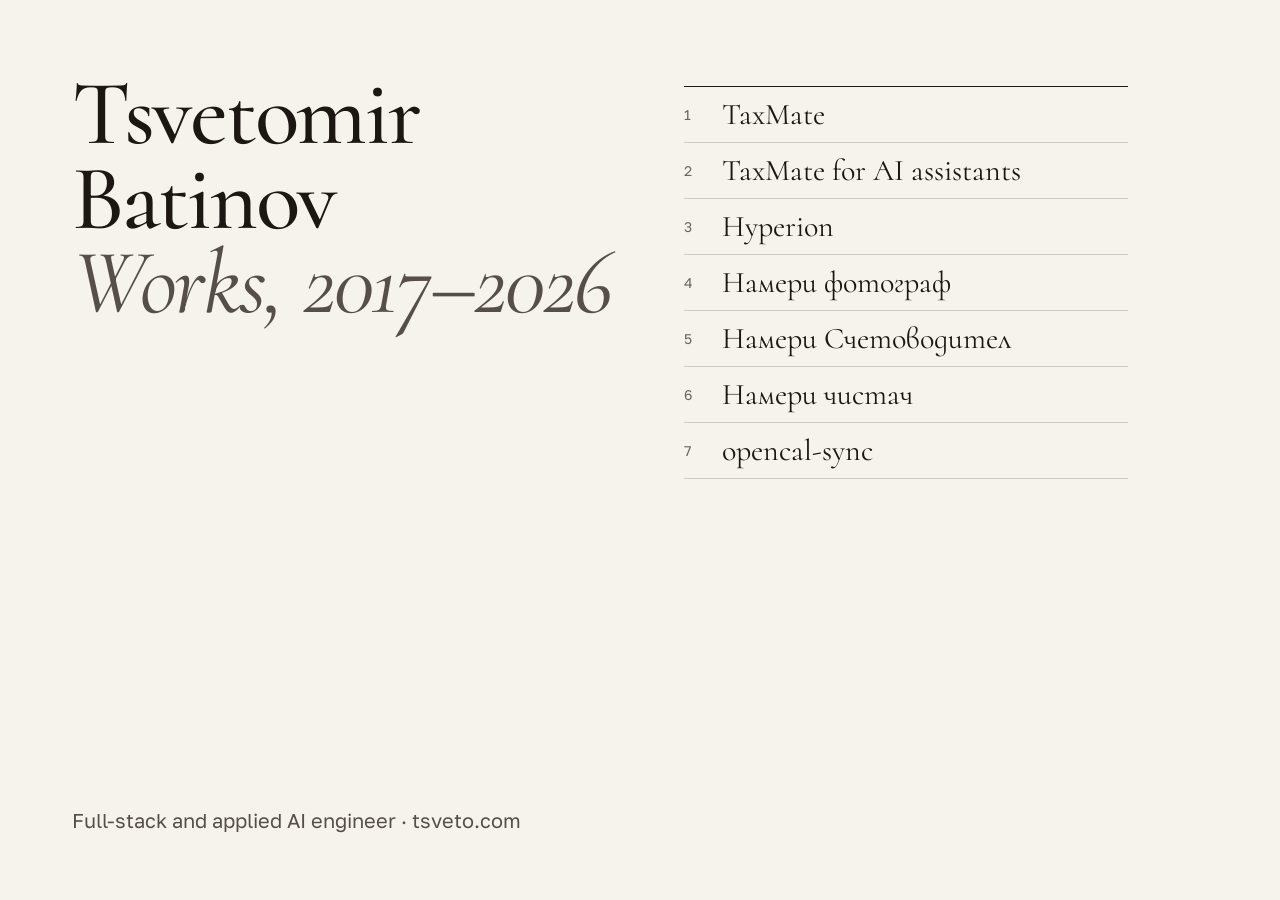
<file: src/og.html>
<!doctype html><html><head><meta charset="utf-8"><link rel="stylesheet" href="/assets/styles.css">
<style>
body{margin:0;width:1200px;height:630px;overflow:hidden;background:var(--wall);display:grid;grid-template-columns:1.25fr 1fr;gap:56px;padding:72px 72px 64px;box-sizing:border-box}
h1{font-family:var(--serif);font-weight:500;font-size:92px;line-height:.92;letter-spacing:-.025em;margin:0}
h1 em{display:block;color:var(--ink-2);font-weight:400}
.r{font-size:20px;color:var(--ink-2);margin-top:44px;line-height:1.45;max-width:30ch}
ol{margin:0;padding:0;list-style:none;border-top:1px solid var(--ink);align-self:start;margin-top:14px}
li{display:grid;grid-template-columns:30px 1fr;gap:8px;padding:11px 0;border-bottom:1px solid var(--rule);font-family:var(--serif);font-size:30px;line-height:1.1}
li span{font-family:var(--sans);font-size:14px;color:var(--ink-3);padding-top:9px}
.u{position:absolute;left:72px;bottom:64px;font-size:20px;color:var(--ink-2)}
</style></head><body>
<div><h1>Tsvetomir Batinov<em>Works, 2017–2026</em></h1><p class="u">Full-stack and applied AI engineer · tsveto.com</p></div>
<ol><li><span>1</span>TaxMate</li><li><span>2</span>TaxMate for AI assistants</li><li><span>3</span>Hyperion</li><li><span>4</span><i lang="bg" style="font-style:normal">Намери фотограф</i></li><li><span>5</span><i lang="bg" style="font-style:normal">Намери Счетоводител</i></li><li><span>6</span><i lang="bg" style="font-style:normal">Намери чистач</i></li><li><span>7</span>opencal-sync</li></ol>

</body></html>
</file>
<file: assets/styles.css>
/* ==========================================================
   Tsvetomir Batinov · Works, 2017–2026
   An exhibition catalogue: wall, plates, labels.
   ========================================================== */

@font-face { font-family: "Cormorant"; src: url("/assets/fonts/cormorant-latin-wght-normal.woff2") format("woff2"); font-weight: 300 700; font-style: normal; font-display: swap; unicode-range: U+0000-00FF, U+0131, U+0152-0153, U+02BB-02BC, U+02C6, U+02DA, U+02DC, U+0304, U+0308, U+0329, U+2000-206F, U+20AC, U+2122, U+2191, U+2193, U+2212, U+2215, U+FEFF, U+FFFD; }
@font-face { font-family: "Cormorant"; src: url("/assets/fonts/cormorant-cyrillic-wght-normal.woff2") format("woff2"); font-weight: 300 700; font-style: normal; font-display: swap; unicode-range: U+0301, U+0400-045F, U+0490-0491, U+04B0-04B1, U+2116; }
@font-face { font-family: "Cormorant"; src: url("/assets/fonts/cormorant-latin-wght-italic.woff2") format("woff2"); font-weight: 300 700; font-style: italic; font-display: swap; unicode-range: U+0000-00FF, U+0131, U+0152-0153, U+02BB-02BC, U+02C6, U+02DA, U+02DC, U+0304, U+0308, U+0329, U+2000-206F, U+20AC, U+2122, U+2191, U+2193, U+2212, U+2215, U+FEFF, U+FFFD; }
@font-face { font-family: "Cormorant"; src: url("/assets/fonts/cormorant-cyrillic-wght-italic.woff2") format("woff2"); font-weight: 300 700; font-style: italic; font-display: swap; unicode-range: U+0301, U+0400-045F, U+0490-0491, U+04B0-04B1, U+2116; }
@font-face { font-family: "Golos Text"; src: url("/assets/fonts/golos-text-latin-wght-normal.woff2") format("woff2"); font-weight: 400 900; font-style: normal; font-display: swap; unicode-range: U+0000-00FF, U+0131, U+0152-0153, U+02BB-02BC, U+02C6, U+02DA, U+02DC, U+0304, U+0308, U+0329, U+2000-206F, U+20AC, U+2122, U+2191, U+2193, U+2212, U+2215, U+FEFF, U+FFFD; }
@font-face { font-family: "Golos Text"; src: url("/assets/fonts/golos-text-cyrillic-wght-normal.woff2") format("woff2"); font-weight: 400 900; font-style: normal; font-display: swap; unicode-range: U+0301, U+0400-045F, U+0490-0491, U+04B0-04B1, U+2116; }

:root {
  color-scheme: light;

  /* The wall */
  --wall:   oklch(0.965 0.009 85);
  --wall-2: oklch(0.94 0.011 82);
  --mat:    oklch(0.915 0.012 80);
  --paper:  oklch(0.985 0.006 90);

  /* Ink */
  --ink:    oklch(0.21 0.012 60);
  --ink-2:  oklch(0.43 0.014 60);
  --ink-3:  oklch(0.51 0.012 65);
  --rule:   oklch(0.84 0.012 78);
  --rule-2: oklch(0.89 0.01 80);

  /* The one colour: catalogue vermilion */
  --accent:      oklch(0.555 0.185 33);
  --accent-ink:  oklch(0.48 0.17 33);
  --accent-wash: oklch(0.93 0.035 45);

  /* Type */
  --serif: "Cormorant", "Cormorant Garamond", Georgia, serif;
  --sans:  "Golos Text", system-ui, -apple-system, "Segoe UI", sans-serif;

  --step--1: clamp(0.8125rem, 0.79rem + 0.1vw, 0.875rem);
  --step-0:  clamp(1rem, 0.96rem + 0.18vw, 1.0625rem);
  --step-1:  clamp(1.25rem, 1.15rem + 0.45vw, 1.5rem);
  --step-2:  clamp(1.75rem, 1.5rem + 1.1vw, 2.5rem);
  --step-3:  clamp(2.25rem, 1.8rem + 2.2vw, 3.75rem);
  --step-4:  clamp(2.875rem, 1.9rem + 4.6vw, 6rem);

  --gutter: clamp(1rem, 0.4rem + 3vw, 3.5rem);
  --measure: 66ch;
  --ease-out: cubic-bezier(0.16, 1, 0.3, 1);

  --hang: 0 1px 1px oklch(0.3 0.02 60 / 0.06), 0 6px 14px -6px oklch(0.3 0.02 60 / 0.14), 0 28px 60px -28px oklch(0.3 0.02 60 / 0.28);
}

/* ---------- Base ---------- */
*, *::before, *::after { box-sizing: border-box; }
html { -webkit-text-size-adjust: 100%; text-size-adjust: 100%; scroll-behavior: smooth; scroll-padding-top: 5rem; }
@media (prefers-reduced-motion: reduce) { html { scroll-behavior: auto; } }

body {
  margin: 0;
  background: var(--wall);
  color: var(--ink);
  font-family: var(--sans);
  font-size: var(--step-0);
  line-height: 1.6;
  font-feature-settings: "kern", "liga";
  -webkit-font-smoothing: antialiased;
  text-rendering: optimizeLegibility;
  caret-color: var(--accent);
}

::selection { background: var(--accent); color: var(--paper); }

html { scrollbar-color: var(--ink-3) var(--wall); scrollbar-width: thin; }
::-webkit-scrollbar { width: 10px; height: 10px; }
::-webkit-scrollbar-track { background: var(--wall); }
::-webkit-scrollbar-thumb { background: var(--rule); border: 3px solid var(--wall); border-radius: 10px; }
::-webkit-scrollbar-thumb:hover { background: var(--ink-3); }

img, video, svg { display: block; max-width: 100%; height: auto; }
h1, h2, h3, p, figure, dl, dd, ol, ul { margin: 0; }
ol, ul { padding: 0; list-style: none; }

a { color: inherit; text-decoration-thickness: 1px; text-underline-offset: 0.22em; text-decoration-color: color-mix(in oklch, currentColor 40%, transparent); transition: color 0.2s, text-decoration-color 0.2s; }
a:hover { color: var(--accent-ink); text-decoration-color: currentColor; }
:focus-visible { outline: 2px solid var(--accent); outline-offset: 3px; border-radius: 2px; }

em { font-style: italic; }
.num { font-variant-numeric: tabular-nums lining-nums; }

.skip { position: absolute; left: var(--gutter); top: -4rem; z-index: 50; background: var(--ink); color: var(--paper); padding: 0.6rem 1rem; text-decoration: none; }
.skip:focus { top: 0.75rem; }

/* ---------- Masthead ---------- */
.masthead {
  position: sticky; top: 0; z-index: 20;
  display: grid; grid-template-columns: 1fr auto 1fr; align-items: center; gap: 1rem;
  padding: 0.95rem var(--gutter);
  background: color-mix(in oklch, var(--wall) 88%, transparent);
  -webkit-backdrop-filter: saturate(1.2) blur(10px);
  backdrop-filter: saturate(1.2) blur(10px);
  border-bottom: 1px solid transparent;
  transition: border-color 0.3s;
  font-size: var(--step--1);
}
.masthead.is-scrolled { border-bottom-color: var(--rule-2); }
.masthead a { text-decoration: none; }
.masthead__name { font-family: var(--serif); font-size: 1.3rem; font-weight: 600; letter-spacing: 0.005em; line-height: 1; }
.masthead__nav { display: flex; gap: clamp(1rem, 2.5vw, 2.25rem); }
.masthead__nav a { color: var(--ink-2); }
.masthead__nav a:hover, .masthead__nav a[aria-current="true"] { color: var(--ink); }
.masthead__nav a[aria-current="true"] { text-decoration: underline; text-decoration-color: var(--accent); text-underline-offset: 0.45em; text-decoration-thickness: 1.5px; }
.masthead__mail { justify-self: end; color: var(--ink-2); }

@media (max-width: 760px) {
  .masthead { grid-template-columns: 1fr auto; }
  .masthead__mail { display: none; }
  .masthead__nav { gap: 1.1rem; }
}

/* ---------- Cover ---------- */
.cover {
  display: grid;
  grid-template-columns: repeat(12, minmax(0, 1fr));
  column-gap: var(--gutter);
  grid-template-rows: auto 1fr;
  padding: clamp(2.5rem, 6vw, 5.5rem) var(--gutter) clamp(4rem, 9vw, 8rem);
  max-width: 1600px; margin-inline: auto;
}
.cover__title { grid-column: 1 / span 6; grid-row: 1; }
.cover h1 { font-family: var(--serif); font-weight: 500; font-size: var(--step-4); line-height: 0.94; letter-spacing: -0.025em; }
.cover__name { display: block; text-wrap: balance; }
.cover__sub { display: block; font-style: italic; font-weight: 400; color: var(--ink-2); letter-spacing: -0.02em; }

.cover__wall { grid-column: 1 / span 5; grid-row: 2; margin-top: clamp(2.5rem, 5vw, 4rem); }
.walltext--lead { font-size: clamp(1.125rem, 1.05rem + 0.3vw, 1.3rem); line-height: 1.55; max-width: 38ch; letter-spacing: -0.005em; color: var(--ink); text-wrap: pretty; }
.cover__status { margin-top: 1.75rem; display: flex; flex-wrap: wrap; align-items: center; gap: 0.5rem 0.75rem; font-size: var(--step--1); color: var(--ink-2); }
.cover__status a { color: var(--ink); }

/* The checklist: a catalogue's list of works */
.checklist { grid-column: 8 / -1; grid-row: 1 / span 2; align-self: start; padding-top: 0.6rem; }
.checklist__title { font-family: var(--serif); font-style: italic; font-weight: 500; font-size: var(--step-1); color: var(--ink-2); padding-bottom: 0.75rem; border-bottom: 1px solid var(--ink); }
.row {
  display: grid;
  grid-template-columns: 2.25rem minmax(0, 1fr) auto;
  grid-template-areas: "no title year" "no gloss year";
  column-gap: 1rem; align-items: baseline;
  padding: 0.9rem 0 0.95rem;
  border-bottom: 1px solid var(--rule);
  text-decoration: none;
  transition: padding 0.45s var(--ease-out), background-color 0.3s;
}
.row__no { grid-area: no; font-size: var(--step--1); color: var(--ink-3); font-variant-numeric: tabular-nums; transition: color 0.2s; }
.row__title { grid-area: title; font-family: var(--serif); font-weight: 500; font-size: clamp(1.5rem, 1.25rem + 0.9vw, 2.1rem); line-height: 1.1; letter-spacing: -0.01em; }
.row__gloss { grid-area: gloss; font-size: var(--step--1); color: var(--ink-2); margin-top: 0.15rem; }
.row__year { grid-area: year; font-size: var(--step--1); color: var(--ink-2); font-variant-numeric: tabular-nums; white-space: nowrap; }
.row:hover, .row:focus-visible { color: var(--ink); padding-left: 0.75rem; }
.row:hover .row__no, .row:focus-visible .row__no { color: var(--accent); }
.row:focus-visible { outline-offset: -2px; }

/* Floating plate preview (signature) */
.preview {
  position: fixed; left: 0; top: 0; z-index: 30;
  width: clamp(14rem, 20vw, 21rem);
  pointer-events: none;
  opacity: 0; transform: translate3d(-200px, -200px, 0);
  clip-path: inset(0 0 100% 0);
  transition: opacity 0.25s, clip-path 0.55s var(--ease-out);
  background: var(--paper);
  box-shadow: var(--hang);
}
.preview img { width: 100%; height: auto; max-height: 70vh; object-fit: cover; object-position: top left; }
.preview.is-on { opacity: 1; clip-path: inset(0 0 0 0); }
@media (hover: none), (pointer: coarse) { .preview { display: none; } }

@media (max-width: 1099px) {
  .cover__title, .cover__wall { grid-column: 1 / -1; }
  .checklist { grid-column: 1 / -1; grid-row: 3; margin-top: clamp(3rem, 6vw, 4.5rem); padding-top: 0; }
}

/* ---------- Works ---------- */
.works { max-width: 1600px; margin-inline: auto; padding-inline: var(--gutter); }

.work {
  display: grid;
  grid-template-columns: repeat(12, minmax(0, 1fr));
  grid-template-areas:
    "p p p p p p p p . l l l"
    "p p p p p p p p . t t t";
  grid-template-rows: auto 1fr;
  column-gap: var(--gutter);
  padding-block: clamp(4.5rem, 9vw, 9rem);
  border-top: 1px solid var(--rule);
}
.work__plates { grid-area: p; display: grid; gap: clamp(1.5rem, 3vw, 2.75rem); align-content: start; }
.label { grid-area: l; }
.work__text { grid-area: t; margin-top: 2.25rem; }

/* Labels hang beside the work and stay at eye level */
@media (min-width: 1100px) {
  .work { grid-template-areas: "p p p p p p p p l l l l" "p p p p p p p p t t t t"; }
  .label, .work__text { padding-left: clamp(0rem, 1.5vw, 1.5rem); }
}

.label__no { font-size: var(--step--1); color: var(--accent-ink); font-variant-numeric: tabular-nums; font-weight: 500; }
.label__title { font-family: var(--serif); font-weight: 500; font-size: var(--step-3); line-height: 1; letter-spacing: -0.02em; margin-top: 0.6rem; text-wrap: balance; }
.label__gloss { font-family: var(--serif); font-style: italic; font-size: var(--step-1); color: var(--ink-2); margin-top: 0.4rem; }
.label__date { font-family: var(--serif); font-style: italic; font-size: var(--step-1); color: var(--ink-2); margin-top: 0.2rem; }
.label__gloss + .label__date { margin-top: 0; }
.label__meta { margin-top: 1.5rem; border-top: 1px solid var(--rule); }
.label__meta > div { display: grid; grid-template-columns: 6.5rem 1fr; gap: 1rem; padding: 0.7rem 0; border-bottom: 1px solid var(--rule); font-size: var(--step--1); line-height: 1.5; }
.label__meta dt { color: var(--ink-3); }
.label__meta dd { color: var(--ink); }
.label__credit { margin-top: 1rem; font-family: var(--serif); font-style: italic; font-size: 1.125rem; line-height: 1.4; color: var(--ink-2); }

.walltext p { max-width: var(--measure); text-wrap: pretty; hyphens: manual; }
.walltext p + p { margin-top: 1em; }
.work__text { font-size: var(--step-0); color: var(--ink); }

/* Plates */
.plate { position: relative; }
.plate > img, .film { background: var(--paper); box-shadow: var(--hang); outline: 1px solid oklch(0.3 0.02 60 / 0.08); outline-offset: -1px; }
.plate figcaption { margin-top: 0.85rem; font-size: var(--step--1); color: var(--ink-2); max-width: 60ch; line-height: 1.5; }

.plate-pair { display: grid; grid-template-columns: 1.15fr 1fr; gap: clamp(1rem, 2.5vw, 2.25rem); align-items: start; }
.plate-pair--phone { grid-template-columns: minmax(0, 0.42fr) minmax(0, 1fr); align-items: start; }
.plate-pair--flip { grid-template-columns: minmax(0, 1fr) minmax(0, 0.42fr); }
.plate--phone > img { border-radius: clamp(1rem, 2.4vw, 1.75rem); outline-offset: -1px; }
.plate--paper > img { background: #fff; }

/* Drawings sit on paper with a thin frame */
.plate--drawing > img { background: var(--paper); padding: clamp(0.5rem, 1.5vw, 1.5rem); }

/* Film plate */
.film { position: relative; overflow: hidden; }
.film video { width: 100%; aspect-ratio: 1200 / 652; object-fit: cover; background: var(--mat); cursor: pointer; }
.film__play {
  position: absolute; inset: auto auto 1rem 1rem;
  display: inline-flex; align-items: center; gap: 0.6rem;
  padding: 0.55rem 1rem 0.55rem 0.7rem;
  border: 0; border-radius: 999px;
  background: var(--ink); color: var(--paper);
  font: 500 var(--step--1) / 1 var(--sans);
  cursor: pointer;
  box-shadow: 0 6px 20px -8px oklch(0.2 0.02 60 / 0.5);
  transition: transform 0.4s var(--ease-out), background-color 0.2s, opacity 0.3s;
}
.film__play svg { width: 1.1rem; height: 1.1rem; fill: currentColor; }
.film__play:hover { background: var(--accent-ink); transform: translateY(-1px); }
.film.is-playing .film__play { opacity: 0; pointer-events: none; transform: translateY(6px); }

/* Text-only work */
.work--text { grid-template-areas: "l l l l . t t t t t t t"; grid-template-rows: auto; }
.work--text .work__text { margin-top: 0; padding-top: 2.6rem; font-size: var(--step-1); line-height: 1.55; }
.work--text .work__text p { max-width: 52ch; }
@media (min-width: 1100px) { .work--text { grid-template-areas: "l l l l . t t t t t t t"; } .work--text .label { padding-left: 0; } }

@media (min-width: 1100px) {
  .label { position: sticky; top: 6rem; align-self: start; }
  .work__text { position: relative; }
}

@media (max-width: 1099px) {
  .work, .work--text { grid-template-areas: "p" "l" "t"; grid-template-columns: minmax(0, 1fr); }
  .work--text { grid-template-areas: "l" "t"; }
  .label { margin-top: clamp(2.25rem, 5vw, 3rem); max-width: 34rem; }
  .work--text .label { margin-top: 0; }
  .work__text { max-width: var(--measure); }
  .work--text .work__text { padding-top: 0; margin-top: 2rem; }
}
@media (max-width: 640px) {
  .plate-pair, .plate-pair--flip { grid-template-columns: minmax(0, 1fr); }
  .plate-pair--phone { grid-template-columns: minmax(0, 0.55fr) minmax(0, 1fr); }
  .plate-pair--flip.plate-pair--phone { grid-template-columns: minmax(0, 1fr); }
  .plate-pair--flip .plate--phone { max-width: 62%; }
  .label__meta > div { grid-template-columns: 5.5rem 1fr; }
}

/* ---------- Chronology ---------- */
.section-title { font-family: var(--serif); font-weight: 500; font-size: var(--step-3); line-height: 1; letter-spacing: -0.02em; }
.chronology {
  max-width: 1600px; margin-inline: auto;
  padding: clamp(4.5rem, 9vw, 9rem) var(--gutter);
  border-top: 1px solid var(--rule);
  display: grid; grid-template-columns: repeat(12, minmax(0, 1fr)); column-gap: var(--gutter);
}
.chronology .section-title { grid-column: 1 / span 4; }
.chron { grid-column: 5 / -1; border-top: 1px solid var(--ink); }
.chron li { display: grid; grid-template-columns: 7rem minmax(0, 1fr); gap: 1.5rem; padding: 1.1rem 0 1.2rem; border-bottom: 1px solid var(--rule); }
.chron__year { font-family: var(--serif); font-size: var(--step-2); line-height: 1; font-weight: 500; font-variant-numeric: lining-nums tabular-nums; color: var(--ink); }
.chron p { max-width: 56ch; padding-top: 0.35rem; }

.facts { grid-column: 5 / -1; margin-top: clamp(3rem, 6vw, 5rem); display: grid; grid-template-columns: repeat(2, minmax(0, 1fr)); gap: 0 var(--gutter); }
.facts > div { display: grid; grid-template-columns: 7.5rem 1fr; gap: 1rem; padding: 0.7rem 0; border-bottom: 1px solid var(--rule); font-size: var(--step--1); }
.facts dt { color: var(--ink-3); }

@media (max-width: 960px) {
  .chronology .section-title, .chron, .facts { grid-column: 1 / -1; }
  .chron { margin-top: 2rem; }
  .facts { grid-template-columns: minmax(0, 1fr); }
  .chron li { grid-template-columns: 4.75rem minmax(0, 1fr); gap: 1rem; }
}

/* ---------- Contact ---------- */
.contact {
  background: var(--ink); color: var(--paper);
  padding: clamp(5rem, 11vw, 10rem) var(--gutter) clamp(4.5rem, 9vw, 8rem);
}
.contact__inner { max-width: 1600px; margin-inline: auto; }
.contact ::selection { background: var(--accent); color: var(--paper); }
.contact__title { font-family: var(--serif); font-weight: 500; font-size: var(--step-4); line-height: 0.95; letter-spacing: -0.03em; }
.contact__line { margin-top: 1.75rem; font-size: var(--step-1); line-height: 1.5; max-width: 40ch; color: oklch(0.86 0.012 80); }
.contact__links { display: flex; flex-wrap: wrap; align-items: baseline; gap: 1rem 2.25rem; margin-top: clamp(2.5rem, 5vw, 4rem); }
.contact__links a { color: var(--paper); font-size: var(--step-1); text-decoration-color: oklch(0.6 0.01 80); }
.contact__links a:hover { color: oklch(0.8 0.12 40); text-decoration-color: currentColor; }
.contact__links .contact__mail { font-family: var(--serif); font-size: var(--step-3); font-weight: 500; letter-spacing: -0.015em; text-decoration-thickness: 1px; text-underline-offset: 0.16em; }
.contact :focus-visible { outline-color: oklch(0.8 0.12 40); }

/* ---------- Colophon ---------- */
.colophon {
  background: var(--ink); color: oklch(0.72 0.012 80);
  padding: 2rem var(--gutter) 2.5rem;
  border-top: 1px solid oklch(0.32 0.012 60);
  font-size: var(--step--1);
  display: flex; flex-wrap: wrap; justify-content: space-between; gap: 0.75rem 2rem;
}
.colophon p:first-child { max-width: 70ch; }

/* ---------- Print: it is a catalogue ---------- */
@media print {
  .masthead, .preview, .film__play, .skip { display: none !important; }
  body { background: #fff; }
  .work { break-inside: avoid; }
  .contact, .colophon { background: #fff; color: #000; }
  .contact__links a { color: #000; }
}

/* ---------- Schematic drawings ---------- */
.plate--drawing .dg {
  width: 100%; height: auto;
  background: var(--paper);
  padding: clamp(1rem, 2vw, 2.25rem);
  outline: 1px solid oklch(0.3 0.02 60 / 0.08); outline-offset: -1px;
  /* a drawing sheet: trimmed edge, then a ruled border inset */
  box-shadow: var(--hang), inset 0 0 0 clamp(6px, 0.8vw, 12px) var(--paper), inset 0 0 0 calc(clamp(6px, 0.8vw, 12px) + 1px) var(--ink-3);
}
.dg text { font-family: var(--sans); fill: var(--ink); }
.dg .col { font-family: var(--serif); font-style: italic; font-size: 24px; font-weight: 500; fill: var(--ink-2); }
.dg .n rect { fill: var(--paper); stroke: var(--ink); stroke-width: 1.25; }
.dg .n--accent rect, .dg rect.n--accent { fill: var(--accent-wash); stroke: var(--accent); stroke-width: 1.75; }
.dg .life { stroke: var(--ink-3); stroke-width: 1; stroke-dasharray: 2 6; }
.dg .t { font-size: 18px; font-weight: 600; letter-spacing: -0.005em; }
.dg .s { font-size: 15px; fill: var(--ink-2); }
.dg .n--accent .t { fill: var(--accent-ink); }
.dg .n--small .t { font-size: 15.5px; }
.dg .z rect { fill: none; stroke: var(--ink-3); stroke-width: 1; stroke-dasharray: 4 5; }
.dg .zl { font-family: var(--serif); font-style: italic; font-size: 21px; fill: var(--ink-2); paint-order: stroke; stroke: var(--paper); stroke-width: 8px; }
.dg .a { fill: none; stroke: var(--ink-2); stroke-width: 1.25; }
.dg .a--accent { stroke: var(--accent); stroke-width: 1.75; }
.dg .a--dash { stroke-dasharray: 5 5; }
.dg .hd { fill: none; stroke: var(--ink-2); stroke-width: 1.4; }
.dg .hd--accent { stroke: var(--accent); stroke-width: 1.8; }
.dg .al { font-size: 15px; fill: var(--ink-2); paint-order: stroke; stroke: var(--paper); stroke-width: 6px; }
.dg .tb rect { fill: var(--paper); stroke: var(--ink); stroke-width: 1.25; }
.dg .tb line { stroke: var(--ink); stroke-width: 0.75; }
.dg .tbk { font-size: 12.5px; fill: var(--ink-3); }
.dg .tbv { font-size: 13.5px; fill: var(--ink); }
.dg .lg { font-family: var(--serif); font-style: italic; font-size: 20px; fill: var(--ink-2); }

/* Drawings hang wide, with the label and wall text beneath */
@media (min-width: 1100px) {
  .work--drawing { grid-template-areas: "l l l l . t t t t t t t" "p p p p p p p p p p p p"; grid-template-rows: auto auto; }
  .work--drawing .label { position: static; padding-left: 0; }
  .work--drawing .work__text { margin-top: 0; padding-top: 2.6rem; padding-left: 0; }
  .work--drawing .work__plates { margin-top: clamp(3rem, 5vw, 4.5rem); }
  .work--drawing .plate figcaption { max-width: none; }
}
@media (max-width: 1099px) {
  .work--drawing { grid-template-areas: "l" "p" "t"; }
  .work--drawing .label { margin-top: 0; }
  .work--drawing .work__plates { margin-top: 2.25rem; }
}

/* ---------- Round 4 ---------- */
.masthead__name { justify-self: start; white-space: nowrap; }
@media (max-width: 420px) { .masthead__name { font-size: 1.15rem; } .masthead__nav { gap: 0.9rem; font-size: 0.8125rem; } }

/* TaxMate: invoice beside the dashboard */
.plate-pair--paper { grid-template-columns: minmax(0, 0.62fr) minmax(0, 1fr); align-items: start; }
@media (max-width: 640px) { .plate-pair--paper { grid-template-columns: minmax(0, 1fr); } .plate-pair--paper .plate--paper { max-width: 75%; } }

/* Every work reads label first on narrow screens */
@media (max-width: 1099px) {
  .work { grid-template-areas: "l" "p" "t"; }
  .work .label { margin-top: 0; }
  .work .work__plates { margin-top: 2.25rem; }
}

/* Drawings keep a legible size; on small screens they scroll sideways */
.dg-scroll { overflow-x: auto; overscroll-behavior-x: contain; scrollbar-width: thin; }
.dg-scroll:focus-visible { outline-offset: 4px; }
@media (max-width: 899px) {
  .dg-scroll .dg { width: 900px; max-width: none; }
  .dg-scroll { margin-inline: calc(var(--gutter) * -1); padding: 0 var(--gutter) 1.25rem; }
  .plate--drawing figcaption::before { content: "Drag sideways to read the drawing. "; color: var(--ink); }
}

/* Native controls stay until the script takes over */
.film.is-enhanced video { cursor: pointer; }
.film:not(.is-enhanced) .film__play { display: none; }
.work__plates { grid-template-columns: minmax(0, 1fr); } .plate { min-width: 0; }

/* Two app panels of equal weight (Fetchpaw's side panel) */
.plate-pair--panels { grid-template-columns: repeat(2, minmax(0, 1fr)); }
.plate--panel > img { border-radius: 0.75rem; }
@media (max-width: 640px) { .plate-pair--panels { grid-template-columns: minmax(0, 1fr); } .plate--panel { max-width: 82%; } .plate--panel + .plate--panel { justify-self: end; } }
</file>
